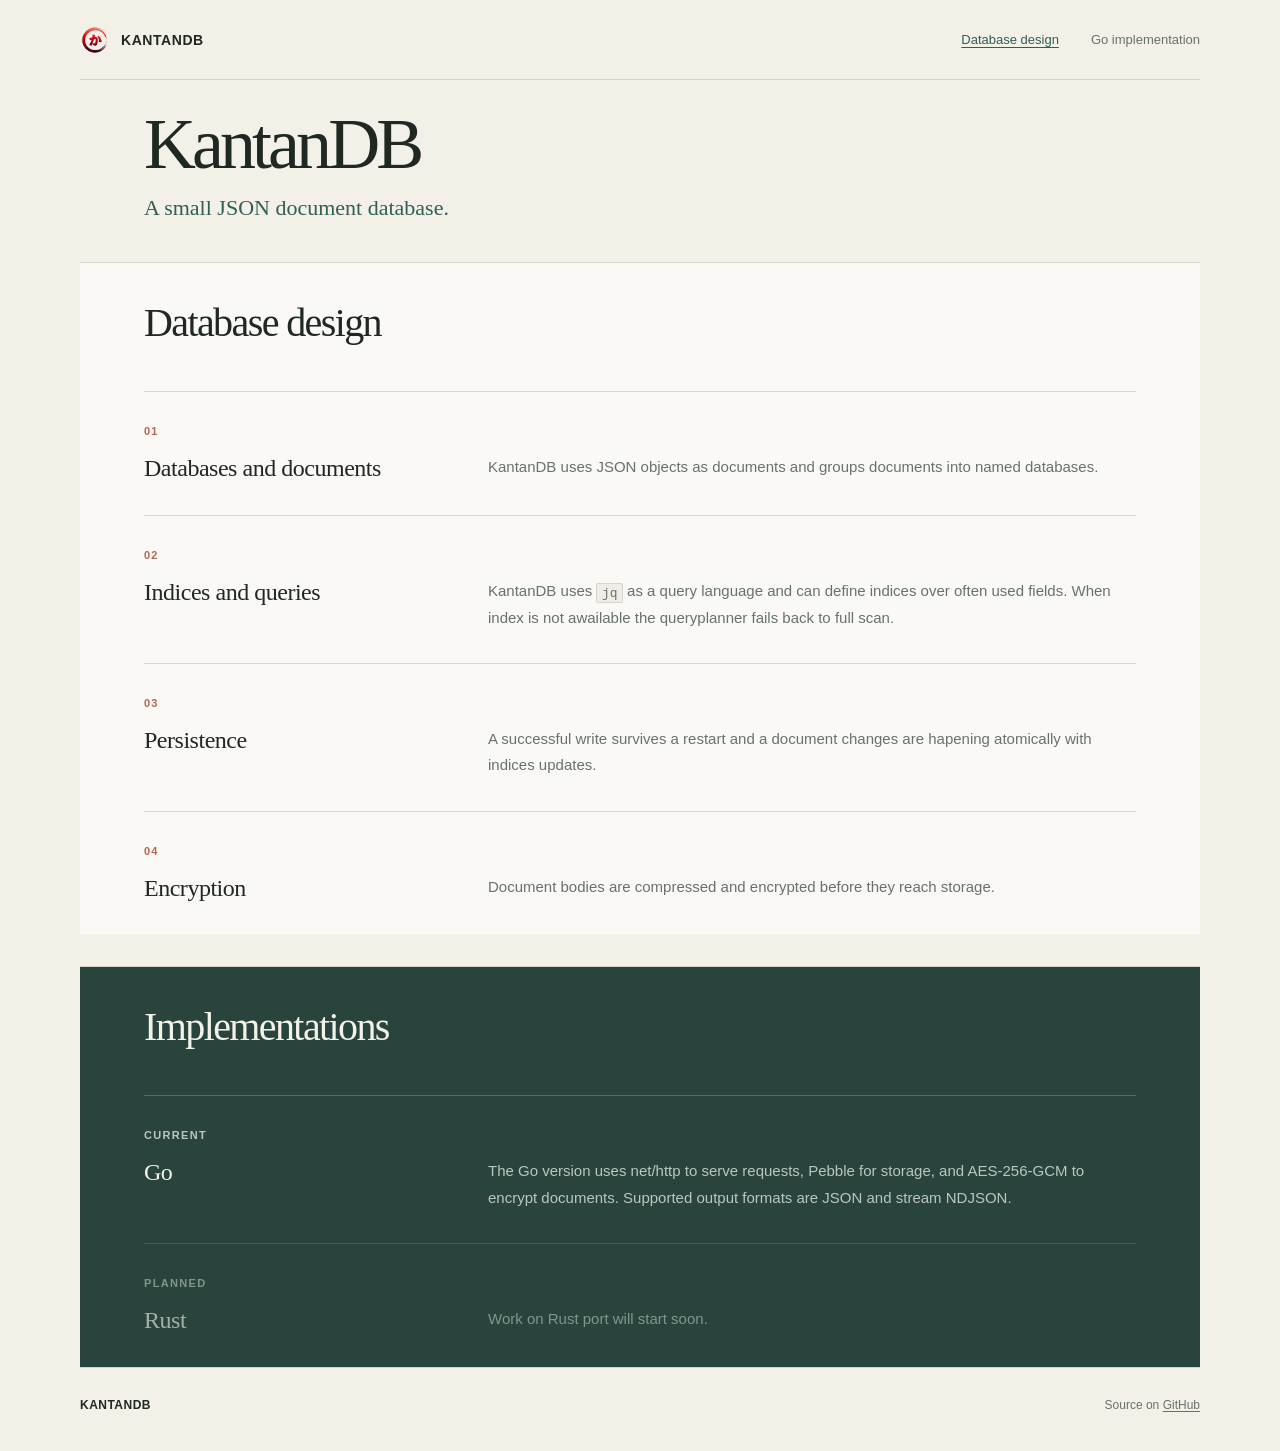
<file: index.html>
<!doctype html>
<html lang="en">
  <head>
    <meta charset="utf-8">
    <meta name="viewport" content="width=device-width, initial-scale=1">
    <meta name="description" content="A small JSON document database.">
    <meta name="theme-color" content="#f3f0e8">

    <title>KantanDB</title>

    <link rel="stylesheet" href="./styles.css">
  </head>
  <body>
    <header class="site-header">
      <a class="brand" href="./" aria-label="KantanDB home">
        <img src="./logo.png" alt="" aria-hidden="true">
        <span>KantanDB</span>
      </a>

      <nav aria-label="Main navigation">
        <a aria-current="page" href="#design">Database design</a>
        <a href="./go.html">Go implementation</a>
      </nav>
    </header>

    <main>
      <header class="page-intro">
        <h1>KantanDB</h1>
        <p class="summary">
          A small JSON document database.
        </p>
      </header>

      <article id="design">
        <header class="article-header">
          <h2>Database design</h2>
        </header>

        <section class="design-section">
          <h3>Databases and documents</h3>
          <div>
            <p>
              KantanDB uses JSON objects as documents and groups documents into named databases.
            </p>
          </div>
        </section>

        <section class="design-section">
          <h3>Indices and queries</h3>
          <div>
            <p>
              KantanDB uses <code>jq</code> as a query language and can define indices over often used fields. When index is not awailable the queryplanner fails back to full scan.
            </p>
          </div>
        </section>

        <section class="design-section">
          <h3>Persistence</h3>
          <div>
            <p>
              A successful write survives a restart and a document changes are hapening atomically with indices updates.
            </p>
          </div>
        </section>

        <section class="design-section">
          <h3>Encryption</h3>
          <div>
            <p>
              Document bodies are compressed and encrypted before they reach storage.
            </p>
          </div>
        </section>
      </article>

      <section class="implementations">
        <header class="article-header">
          <h2>Implementations</h2>
        </header>

        <div class="implementation-row">
          <div>
            <p class="status current">Current</p>
            <h3>Go</h3>
          </div>
          <p>
            The Go version uses net/http to serve requests, Pebble for storage, and AES-256-GCM to encrypt documents. Supported output formats are JSON and stream NDJSON.
          </p>
        </div>

        <div class="implementation-row planned">
          <div>
            <p class="status">Planned</p>
            <h3>Rust</h3>
          </div>
          <p>
            Work on Rust port will start soon.
          </p>
        </div>
      </section>
    </main>

    <footer>
      <span>KantanDB</span>
      <span>Source on <a href="https://github.com/kantandb/kantandb.dev">GitHub</a></span>
    </footer>
  </body>
</html>
</file>
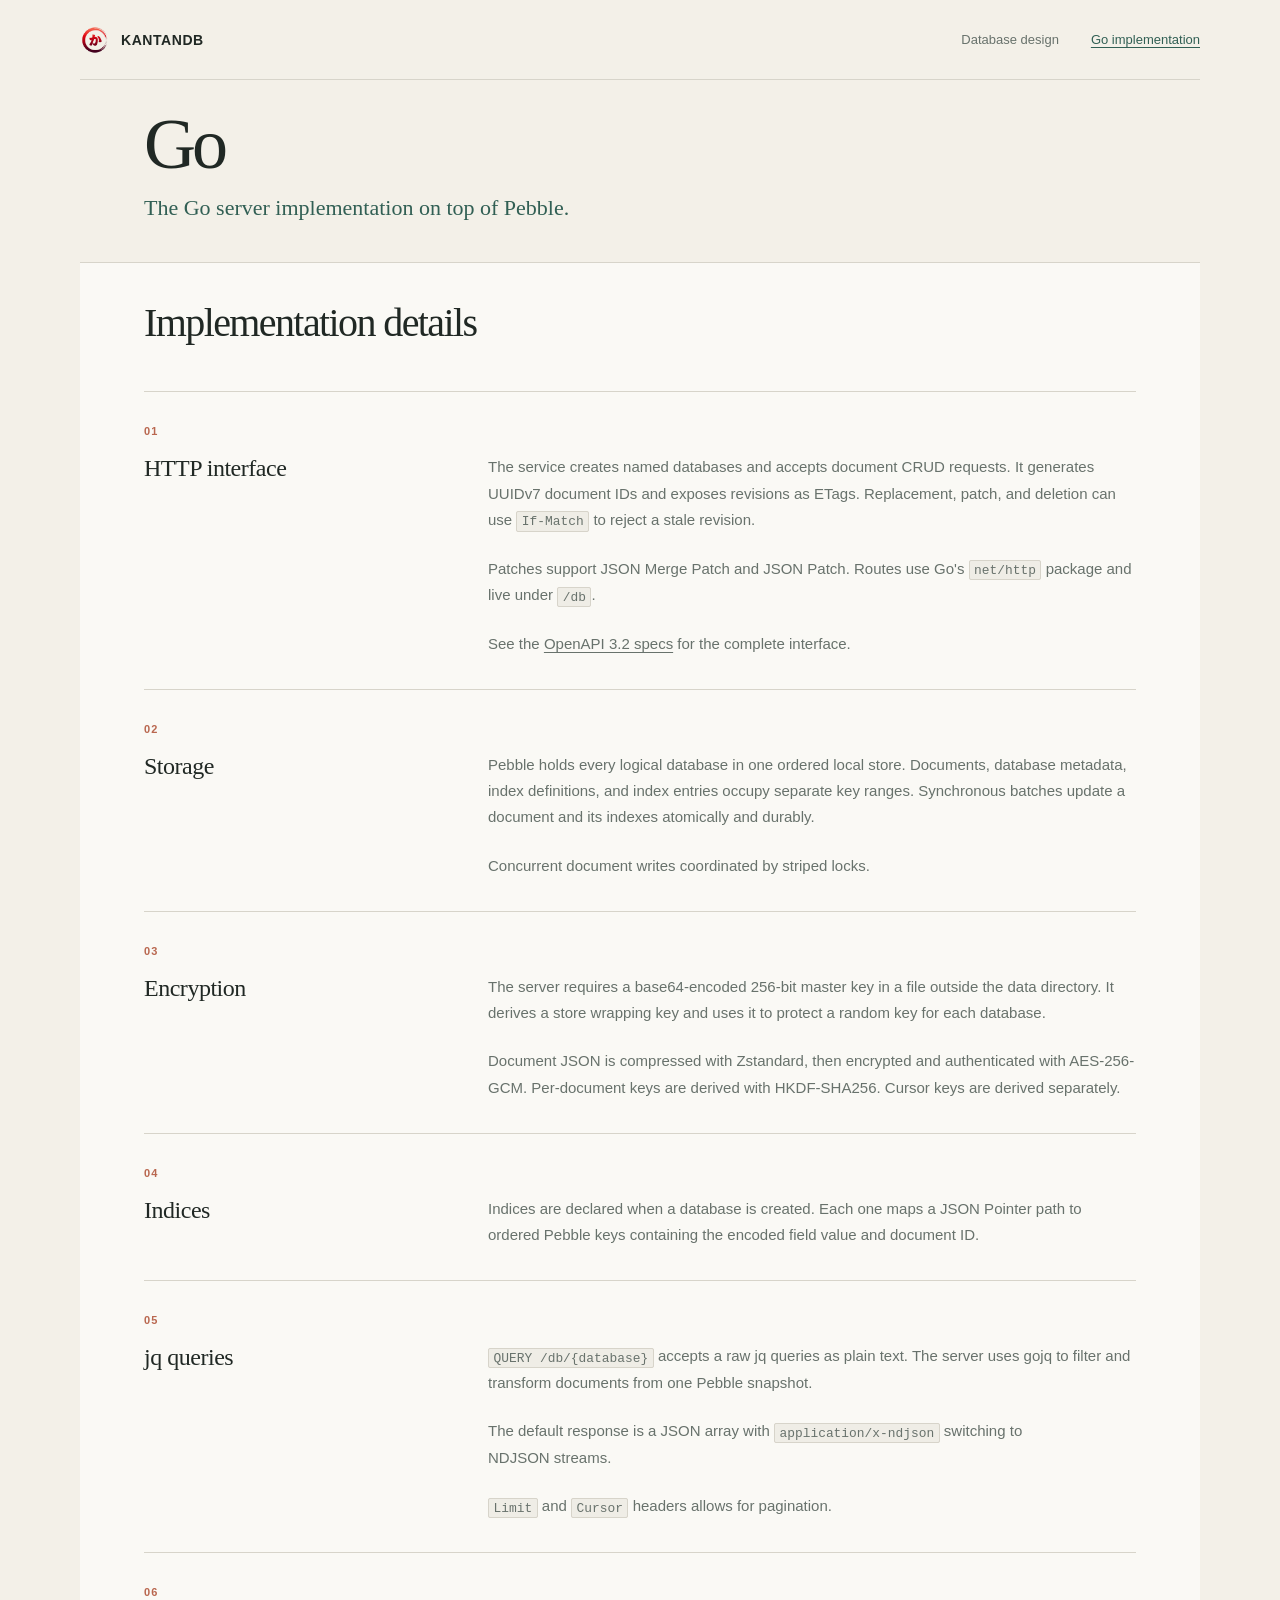
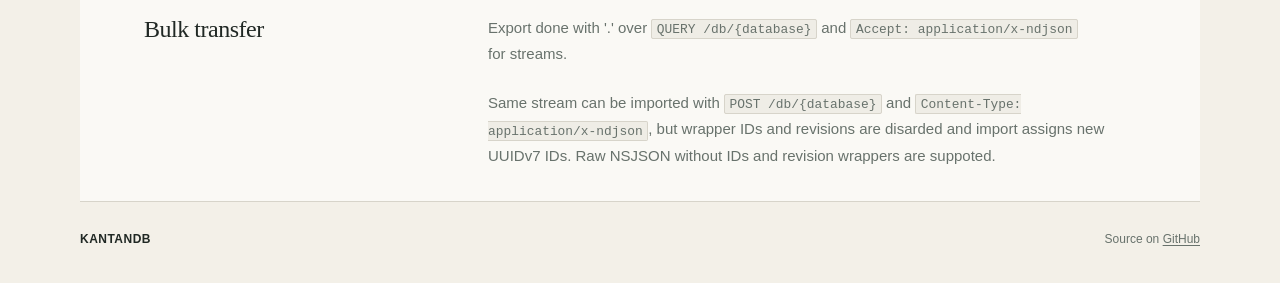
<file: go.html>
<!doctype html>
<html lang="en">
  <head>
    <meta charset="utf-8">
    <meta name="viewport" content="width=device-width, initial-scale=1">
    <meta name="description" content="Notes on the current Go implementation.">
    <meta name="theme-color" content="#f3f0e8">

    <title>KantanDB: Go implementation</title>

    <link rel="stylesheet" href="./styles.css">
  </head>
  <body>
    <header class="site-header">
      <a class="brand" href="./" aria-label="KantanDB home">
        <img src="./logo.png" alt="" aria-hidden="true">
        <span>KantanDB</span>
      </a>

      <nav aria-label="Main navigation">
        <a href="./">Database design</a>
        <a aria-current="page" href="./go.html">Go implementation</a>
      </nav>
    </header>

    <main>
      <header class="page-intro detail-intro">
        <h1>Go</h1>
        <p class="summary">
          The Go server implementation on top of Pebble.
        </p>
      </header>

      <article class="numbered-sections">
        <header class="article-header">
          <h2>Implementation details</h2>
        </header>

        <section class="design-section">
          <h3>HTTP interface</h3>
          <div>
            <p>
              The service creates named databases and accepts document CRUD requests. It generates UUIDv7 document IDs and exposes revisions as ETags. Replacement, patch, and deletion can use <code>If-Match</code> to reject a stale revision.
            </p>
            <p>
              Patches support JSON Merge Patch and JSON Patch. Routes use Go's <code>net/http</code> package and live under <code>/db</code>.
            </p>
            <p>
              See the <a href="https://github.com/kantandb/server-go/blob/main/openapi.yaml">OpenAPI 3.2 specs</a> for the complete interface.
            </p>
          </div>
        </section>

        <section class="design-section">
          <h3>Storage</h3>
          <div>
            <p>
              Pebble holds every logical database in one ordered local store. Documents, database metadata, index definitions, and index entries occupy separate key ranges. Synchronous batches update a document and its indexes atomically and durably.
            </p>
            <p>
              Concurrent document writes coordinated by striped locks.
            </p>
          </div>
        </section>

        <section class="design-section">
          <h3>Encryption</h3>
          <div>
            <p>
              The server requires a base64-encoded 256-bit master key in a file outside the data directory. It derives a store wrapping key and uses it to protect a random key for each database.
            </p>
            <p>
              Document JSON is compressed with Zstandard, then encrypted and authenticated with AES-256-GCM. Per-document keys are derived with HKDF-SHA256. Cursor keys are derived separately.
            </p>
          </div>
        </section>

        <section class="design-section">
          <h3>Indices</h3>
          <div>
            <p>
              Indices are declared when a database is created. Each one maps a JSON Pointer path to ordered Pebble keys containing the encoded field value and document ID.
            </p>
          </div>
        </section>

        <section class="design-section">
          <h3>jq queries</h3>
          <div>
            <p>
              <code>QUERY /db/{database}</code> accepts a raw jq queries as plain text. The server uses gojq to filter and transform documents from one Pebble snapshot.
            </p>
            <p>
              The default response is a JSON array with <code>application/x-ndjson</code> switching to NDJSON streams.
            </p>
            <p>
              <code>Limit</code> and <code>Cursor</code> headers allows for pagination.
            </p>
          </div>
        </section>

        <section class="design-section">
          <h3>Bulk transfer</h3>
          <div>
            <p>
              Export done with '.' over <code>QUERY /db/{database}</code> and <code>Accept: application/x-ndjson</code> for streams.
            </p>
            <p>
              Same stream can be imported with <code>POST /db/{database}</code> and <code>Content-Type: application/x-ndjson</code>, but wrapper IDs and revisions are disarded and import assigns new UUIDv7 IDs. Raw NSJSON without IDs and revision wrappers are suppoted.
            </p>
          </div>
        </section>
      </article>

    </main>

    <footer>
      <span>KantanDB</span>
      <span>Source on <a href="https://github.com/kantandb/kantandb.dev">GitHub</a></span>
    </footer>
  </body>
</html>
</file>
<file: styles.css>
:root {
  color-scheme: light;
  --canvas: #f3f0e8;
  --paper: #faf9f5;
  --ink: #202824;
  --muted: #68726c;
  --line: #d7d4ca;
  --accent: #315f54;
  --accent-hover: #24483f;
  --clay: #b9674f;
  --forest: #29443c;
  --forest-muted: #b9c7c0;
}

* {
  box-sizing: border-box;
}

html {
  scroll-behavior: smooth;
}

body {
  min-width: 320px;
  margin: 0;
  color: var(--ink);
  background: var(--canvas);
  font-family: Arial, Helvetica, sans-serif;
  -webkit-font-smoothing: antialiased;
}

a {
  color: inherit;
  text-underline-offset: 0.2em;
}

.site-header,
main,
footer {
  width: min(1120px, calc(100% - 64px));
  margin-inline: auto;
}

/* A simple rule and generous space keep the navigation calm. */
.site-header {
  display: flex;
  align-items: center;
  justify-content: space-between;
  min-height: 80px;
  border-bottom: 1px solid var(--line);
}

.brand {
  display: inline-flex;
  gap: 11px;
  align-items: center;
  font-size: 14px;
  font-weight: 700;
  letter-spacing: 0.04em;
  text-decoration: none;
  text-transform: uppercase;
}

.brand img {
  width: 30px;
  height: 30px;
  object-fit: contain;
}

.site-header nav {
  display: flex;
  gap: 32px;
  align-items: center;
  color: var(--muted);
  font-size: 13px;
}

.site-header nav a {
  text-decoration: none;
}

.site-header nav a:hover,
.site-header nav a[aria-current="page"] {
  color: var(--accent);
}

/* Mark the current page without relying on color alone. */
.site-header nav a[aria-current="page"] {
  text-decoration: underline;
}

.page-intro {
  margin-inline: 64px;
  padding: 32px 0 40px;
  text-align: left;
}

.label,
.status,
.section-number {
  margin: 0;
  color: var(--clay);
  font-size: 11px;
  line-height: 14px;
  font-weight: 700;
  letter-spacing: 0.12em;
  text-transform: uppercase;
}

.label {
  display: inline-block;
}

.label a {
  text-decoration: none;
}

h1,
h2,
h3,
p {
  text-wrap: pretty;
}

h1,
h2,
h3 {
  font-family: Georgia, "Times New Roman", serif;
  font-weight: 400;
}

h1 {
  margin: 0 0 16px;
  font-size: clamp(48px, 6vw, 72px);
  letter-spacing: -0.055em;
  line-height: 0.9;
}

.page-intro p:not(.label, .summary, .source-line) {
  max-width: 660px;
  margin: 24px 0 0;
  color: var(--muted);
  font-size: 16px;
  line-height: 1.7;
}

.summary {
  max-width: 760px;
  margin: 0;
  color: var(--accent);
  font-family: Georgia, "Times New Roman", serif;
  font-size: clamp(18px, 2vw, 22px);
  line-height: 1.35;
}

main > article,
.implementations {
  border-top: 1px solid var(--line);
}

.article-header {
  padding: 40px 64px 32px;
}

.article-header h2 {
  margin: 0 0 16px;
  font-size: clamp(30px, 3.5vw, 40px);
  letter-spacing: -0.04em;
  line-height: 1;
}

.article-header > p:last-child {
  max-width: 600px;
  margin: 0;
  color: var(--muted);
  font-size: 16px;
  line-height: 1.65;
}

.design-section,
.implementation-row {
  display: grid;
  grid-template-columns: 280px minmax(0, 1fr);
  gap: 64px;
  margin: 0 64px;
  padding: 32px 0;
  border-top: 1px solid var(--line);
}

#design,
.numbered-sections {
  background: var(--paper);
  counter-reset: design-section;
}

.design-section {
  counter-increment: design-section;
}

.design-section h3,
.implementation-row h3 {
  margin: 0;
  font-size: 24px;
  letter-spacing: -0.02em;
  line-height: 1.2;
}

.design-section h3::before {
  display: block;
  margin-bottom: 16px;
  color: var(--clay);
  content: counter(design-section, decimal-leading-zero);
  font-family: Arial, Helvetica, sans-serif;
  font-size: 11px;
  line-height: 14px;
  font-weight: 700;
  letter-spacing: 0.1em;
}

.design-section p,
.implementation-row > p {
  margin: 0;
  color: var(--muted);
  font-size: 15px;
  line-height: 1.75;
}

/* Align descriptions with headings below numbers or status labels. */
.design-section > div,
.implementation-row > p {
  padding-top: 30px;
}

.design-section p + p {
  margin-top: 22px;
}

.implementations {
  margin-top: 32px;
  color: #f4f1e9;
  background: var(--forest);
}

.implementations .label,
.implementation-row .current,
.implementations .text-link {
  color: #e2a58f;
}

.implementation-row {
  border-top-color: rgba(255, 255, 255, 0.2);
}

.implementation-row .status {
  margin-bottom: 16px;
  color: var(--forest-muted);
}

.implementation-row > p {
  color: var(--forest-muted);
}

.implementation-row.planned {
  opacity: 0.62;
}

.text-link {
  color: var(--accent);
  font-size: 13px;
  font-weight: 700;
  text-decoration: none;
}

.text-link:hover {
  text-decoration: underline;
}

.source-line {
  margin-top: 32px;
}

code {
  padding: 0.12em 0.35em;
  border: 1px solid var(--line);
  border-radius: 2px;
  background: #efede6;
  font-family: ui-monospace, "SFMono-Regular", Menlo, Monaco, Consolas, monospace;
  font-size: 0.86em;
}

.page-nav {
  display: flex;
  justify-content: space-between;
  padding: 40px 0 96px;
  font-size: 13px;
}

.page-nav a {
  color: var(--accent);
  font-weight: 700;
  text-decoration: none;
}

.page-nav a:hover {
  color: var(--accent-hover);
  text-decoration: underline;
}

footer {
  display: flex;
  justify-content: space-between;
  padding: 30px 0 40px;
  border-top: 1px solid var(--line);
  color: var(--muted);
  font-size: 12px;
}

footer span:first-child {
  color: var(--ink);
  font-weight: 700;
  letter-spacing: 0.04em;
  text-transform: uppercase;
}

a:focus-visible {
  outline: 2px solid var(--clay);
  outline-offset: 4px;
}

@media (max-width: 780px) {
  .site-header {
    align-items: flex-start;
    gap: 18px;
    flex-direction: column;
    padding-block: 20px;
  }

  .site-header nav {
    width: 100%;
    flex-wrap: wrap;
    gap: 12px 22px;
  }

  .page-intro {
    margin-inline: 32px;
  }

  .article-header {
    padding: 32px 32px 26px;
  }

  .design-section,
  .implementation-row {
    grid-template-columns: 1fr;
    gap: 26px;
    margin-inline: 32px;
    padding-block: 28px;
  }

  .design-section > div,
  .implementation-row > p {
    padding-top: 0;
  }
}

@media (max-width: 520px) {
  .site-header,
  main,
  footer {
    width: min(100% - 32px, 1120px);
  }

  .page-intro {
    margin-inline: 22px;
  }

  .article-header {
    padding: 28px 22px 24px;
  }

  .article-header h2 {
    font-size: 30px;
  }

  .design-section,
  .implementation-row {
    margin-inline: 22px;
  }

  .page-nav,
  footer {
    gap: 16px;
    flex-direction: column;
  }
}

@media (prefers-reduced-motion: reduce) {
  html {
    scroll-behavior: auto;
  }
}
</file>
